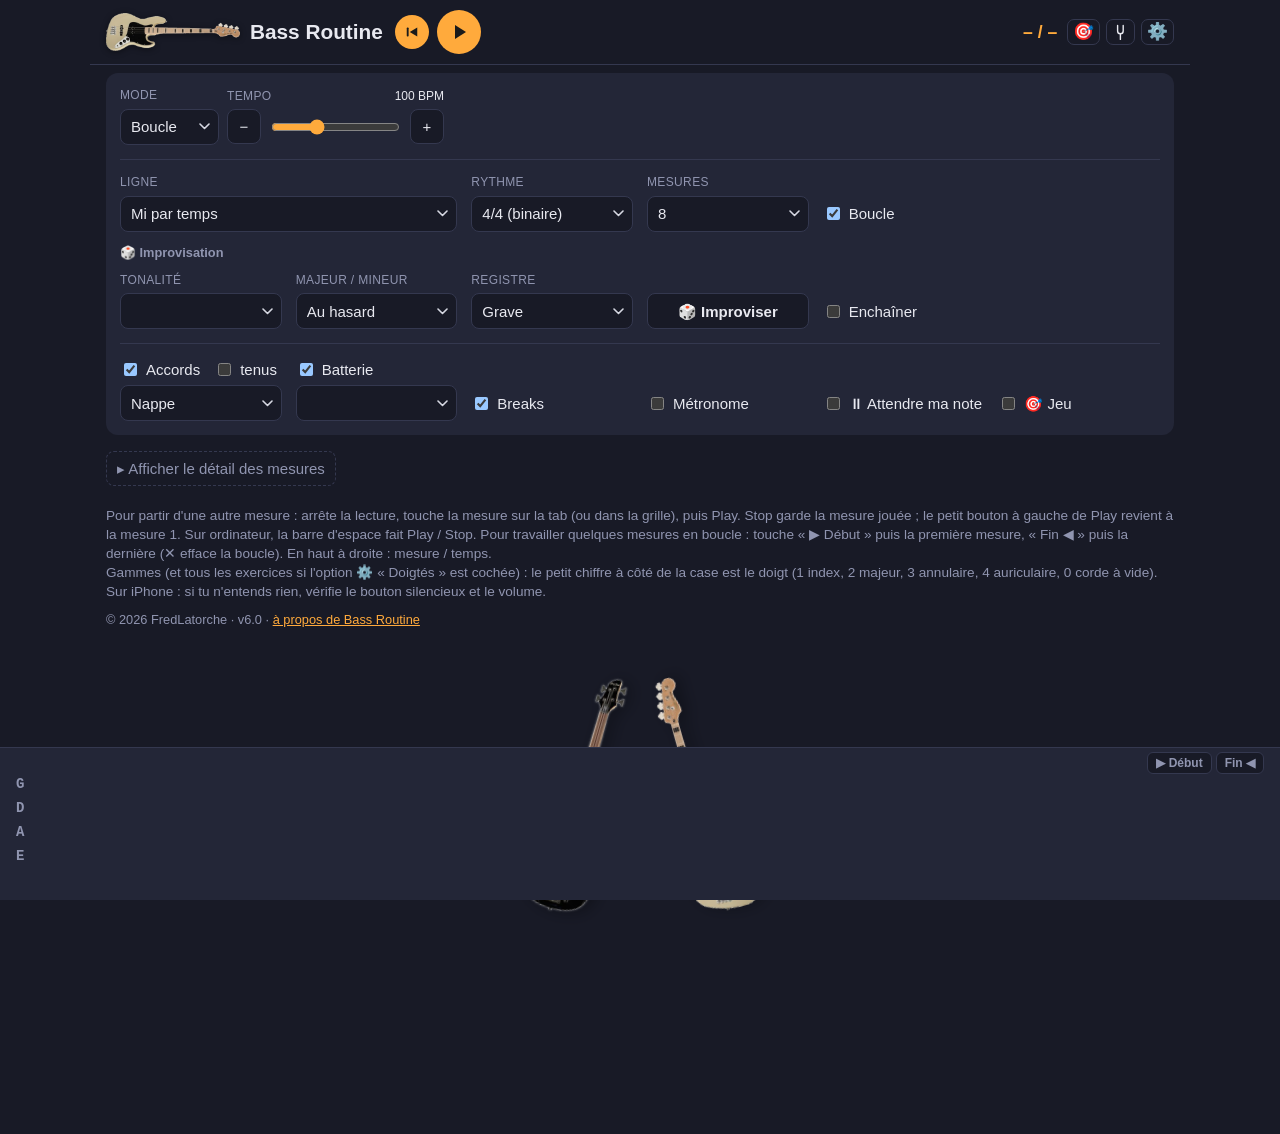
<file: index.html>
<!doctype html>
<html lang="fr">
<head>
  <meta charset="utf-8">
  <title>BassRoutine</title>
  <!-- GitHub Pages publie la racine du dépôt : on renvoie vers l'app dans web/. -->
  <meta http-equiv="refresh" content="0; url=web/">
  <link rel="canonical" href="web/">
</head>
<body>
  <p><a href="web/">Ouvrir BassRoutine</a></p>
</body>
</html>
</file>
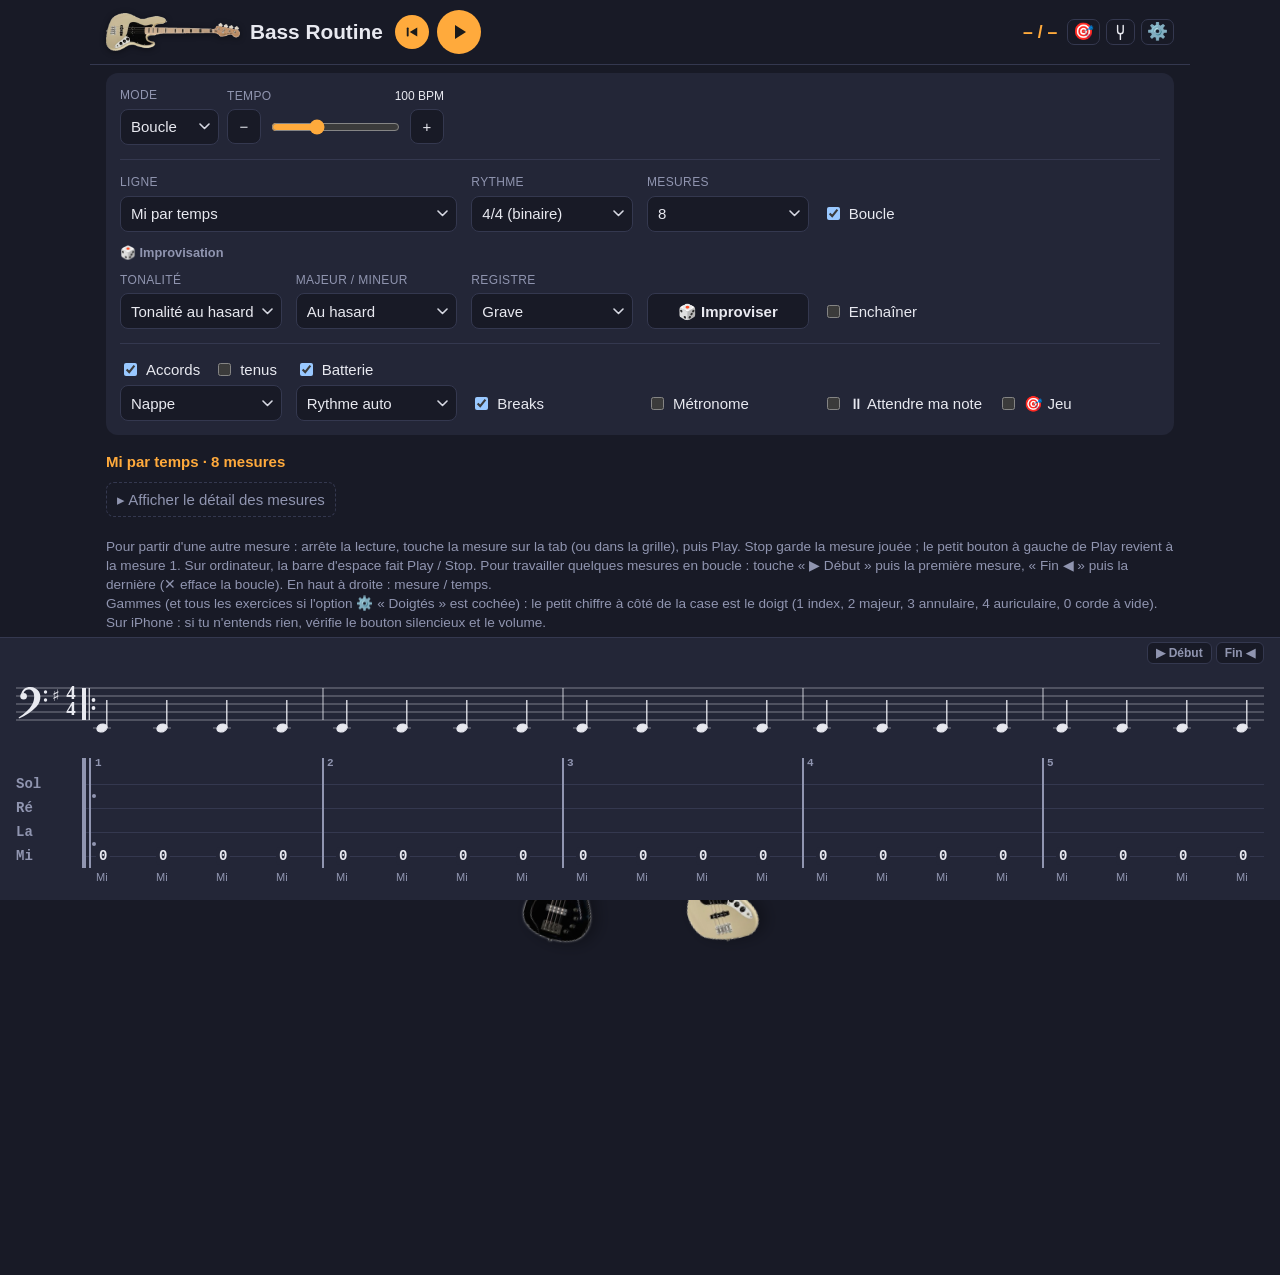
<file: web/index.html>
<!doctype html>
<!-- Bass Routine — © 2026 FredLatorche (https://github.com/fredlatorche/BassRoutine). Tous droits réservés. -->
<html lang="fr">
<head>
  <meta charset="utf-8">
  <meta name="viewport" content="width=device-width, initial-scale=1, viewport-fit=cover">
  <title>Bass Routine</title>
  <meta name="author" content="FredLatorche">
  <meta name="copyright" content="© 2026 FredLatorche — tous droits réservés">
  <meta name="theme-color" content="#181a26">
  <meta name="mobile-web-app-capable" content="yes">
  <meta name="apple-mobile-web-app-capable" content="yes">
  <meta name="apple-mobile-web-app-title" content="Bass Routine">
  <link rel="manifest" href="manifest.json">
  <link rel="icon" type="image/png" sizes="32x32" href="icons/favicon-32.png">
  <link rel="apple-touch-icon" href="icons/icon-180.png">
  <link rel="stylesheet" href="style.css">
  <script>
    // Thème choisi dans la roue crantée, appliqué avant l'affichage (pas de flash).
    try { const t = localStorage.getItem('bassroutine-theme'); if (t) document.documentElement.dataset.theme = t; } catch (e) {}
  </script>
</head>
<body>
  <!-- En-tête toujours visible (collé en haut) : Play reste à portée de main sur mobile. -->
  <header>
    <div class="header-left">
      <h1 class="brand"><img class="logo logo-on-dark" src="icons/bass-light.png" alt="" width="106" height="30"><img class="logo logo-on-light" src="icons/bass.png" alt="" width="106" height="30"><span class="brand-name">Bass Routine</span></h1>
      <div class="transport">
        <button id="rewind" class="round rewind" aria-label="Revenir au début" title="Revenir au début (mesure 1)"><svg viewBox="0 0 24 24" aria-hidden="true"><rect x="5" y="6" width="2.5" height="12" rx="1"/><path d="M19 6v12L9 12z"/></svg></button>
        <button id="play" class="round play" aria-label="Play" title="Play (barre d'espace)"><svg viewBox="0 0 24 24" aria-hidden="true"><path d="M8 5v14l11-7z"/></svg></button>
      </div>
    </div>
    <!-- Tempo dans l'en-tête : seulement sur téléphone en paysage (style.css), où il y a la place. -->
    <div class="head-tempo">
      <svg class="metronome" viewBox="0 0 24 24" aria-hidden="true"><path d="M10.2 3h3.6l4.4 17H5.8z"/><path d="M4.5 20.5h15"/><path d="M7.4 14.5h9.2"/><path d="M12 17.2 16.8 5.5"/><circle cx="14.6" cy="10.8" r="1.2"/></svg>
      <input id="tempoHead" type="range" min="30" max="240" value="100" aria-label="Tempo">
      <output id="tempoHeadVal">100</output>
    </div>
    <div class="header-right">
      <span id="gameLive" class="game-live" hidden title="Note de la partie en cours (sur 10)"></span>
      <div id="position" title="Mesure / temps">– / –</div>
      <button id="gameBtn" class="gear" aria-pressed="false" aria-label="Mode Jeu" title="Mode Jeu : tu joues la ligne, justesse et rythme notés sur 10">🎯</button>
      <button id="tunerBtn" class="gear" aria-label="Accordeur" aria-expanded="false" title="Accordeur"><svg class="fork" viewBox="0 0 24 24" aria-hidden="true"><path d="M8 2v8a4 4 0 0 0 8 0V2"/><path d="M12 14v8"/></svg></button>
      <button id="mixerBtn" class="gear" aria-label="Réglages" aria-expanded="false" title="Réglages">⚙️</button>
    </div>
  </header>

  <section id="tuner" class="mixer tuner" hidden aria-label="Accordeur"></section>

  <section id="mixer" class="mixer" hidden aria-label="Réglages">
    <nav class="settings-tabs" role="tablist" aria-label="Rubriques des réglages">
      <button role="tab" data-tab="display" aria-selected="true"><span aria-hidden="true">🎨</span>Écran</button>
      <button role="tab" data-tab="sound" aria-selected="false"><span aria-hidden="true">🔊</span>Son</button>
      <button role="tab" data-tab="midi" aria-selected="false"><span aria-hidden="true">🎹</span>MIDI</button>
      <button role="tab" data-tab="input" aria-selected="false"><span aria-hidden="true">🎤</span>Entrée</button>
      <button role="tab" data-tab="game" aria-selected="false"><span aria-hidden="true">🎯</span>Jeu</button>
      <button role="tab" data-tab="goals" aria-selected="false"><span aria-hidden="true">🏆</span>Trophées</button>
    </nav>
    <div class="settings-page" data-page="display" role="tabpanel">
      <div class="control mixer-option">
        <label for="theme">Couleurs</label>
        <select id="theme">
          <option value="">Nuit (bleu nuit)</option>
          <option value="noir">Noir</option>
          <option value="bois">Bois (brun chaud)</option>
          <option value="ocean">Océan (bleu-vert)</option>
          <option value="foret">Forêt (vert)</option>
          <option value="violet">Violet</option>
          <option value="clair">Clair</option>
        </select>
      </div>
      <div class="control mixer-option">
        <label for="notation">Noms des notes</label>
        <select id="notation">
          <option value="fr">Do, Ré, Mi… (français)</option>
          <option value="en">C, D, E… (américain)</option>
        </select>
      </div>
      <label class="toggle mixer-option"><input id="showStaff" type="checkbox"> Notes sur la portée (clé de fa) au-dessus de la tablature</label>
      <label class="toggle mixer-option"><input id="showFingers" type="checkbox"> Doigtés sur la tablature pour tous les exercices (1 index … 4 auriculaire, 0 corde à vide)</label>
      <label class="toggle mixer-option"><input id="everyAcc" type="checkbox"> Mode novice : altérations (♯ ♭ ♮) sur chaque note, en plus de l'armure</label>
    </div>
    <div class="settings-page" data-page="sound" role="tabpanel" hidden>
      <div class="settings-sub">Lecture</div>
      <div class="control mixer-option">
        <label for="countIn">Décompte avant le départ</label>
        <select id="countIn" title="Clics avant le départ, à chaque Play, au tempo choisi (en 6/8 et 12/8, un temps = une noire pointée)">
          <option value="0">Aucun</option>
          <option value="1">1 temps</option>
          <option value="2">2 temps</option>
          <option value="3">3 temps</option>
          <option value="4" selected>4 temps</option>
        </select>
      </div>
      <div class="mixer-head settings-sub">
        <span>Volumes</span>
        <button id="mixerReset">Réinitialiser</button>
      </div>
      <div id="mixerChannels"></div>
    </div>
    <div class="settings-page" data-page="midi" role="tabpanel" hidden>
      <div class="settings-sub">Instruments MIDI</div>
      <div id="midiPanel"></div>
    </div>
    <div class="settings-page" data-page="input" role="tabpanel" hidden>
      <div class="settings-sub">Entrée audio (⏸ Attendre ma note, 🎯 Jeu, accordeur)</div>
      <div id="inputPanel"></div>
    </div>
    <div class="settings-page" data-page="game" role="tabpanel" hidden>
      <div class="settings-sub">🎯 Jeu</div>
      <div id="gamePanel"></div>
    </div>
    <div class="settings-page" data-page="goals" role="tabpanel" hidden>
      <div class="settings-sub">🏆 Objectifs et trophées</div>
      <label class="toggle mixer-option"><input id="goalsOn" type="checkbox"> Compter mon temps de jeu : bilan à chaque arrêt de la musique, confettis quand l'objectif est atteint</label>
      <div class="control mixer-option">
        <label for="goalDaily">Objectif du jour</label>
        <select id="goalDaily"></select>
      </div>
      <div class="control mixer-option">
        <label for="goalWeekly">Objectif de la semaine</label>
        <select id="goalWeekly"></select>
      </div>
      <div id="goalStats"></div>
      <p class="midi-note">Seul le temps en lecture (Play) compte. Tout reste sur cet appareil : pas de compte, rien n'est envoyé.</p>
      <button id="goalReset">Remettre à zéro</button>
    </div>
  </section>

  <section class="controls">
    <!-- Lecture : boutons, mode, tempo -->
    <div class="transport">
      <div class="field">
        <label for="mode">Mode</label>
        <select id="mode">
          <option value="loop">Boucle</option>
          <option value="song">Morceau</option>
          <option value="scale">Gammes</option>
          <option value="finger">Déliateur</option>
        </select>
      </div>
      <div class="field tempo">
        <label for="tempo">Tempo <output id="tempoVal">100 BPM</output></label>
        <div class="tempo-row">
          <button class="small" data-bpm="-5" aria-label="Moins vite">−</button>
          <input id="tempo" type="range" min="30" max="240" value="100">
          <button class="small" data-bpm="5" aria-label="Plus vite">+</button>
        </div>
      </div>
    </div>

    <!-- Réglages du mode Boucle -->
    <div id="loopControls" class="fields">
      <div class="field wide">
        <label for="preset">Ligne</label>
        <select id="preset">
          <option value="mi">Mi par temps</option>
          <option value="quinte">Fondamentale-quinte</option>
          <option value="walking">Walking simple</option>
          <option value="walkingBlues">Walking blues (Mi)</option>
          <option value="walking251">Walking ii-V-I (Sol)</option>
          <option value="walkingHigh">Walking aigu – fretless (Ré m)</option>
          <optgroup label="Jazz">
            <option value="minorBlues">Blues mineur – grille de Mr. P.C. (swing)</option>
            <option value="blueBossa">Blue Bossa – grille (bossa, binaire)</option>
            <option value="cantaloupe">Cantaloupe Island – grille (binaire)</option>
            <option value="allBlues">All Blues – grille (6/8 ternaire)</option>
          </optgroup>
          <optgroup label="Blues">
            <option value="slowBlues">Blues lent en La (12/8 ternaire)</option>
            <option value="boogie">Boogie shuffle en Mi (ternaire)</option>
          </optgroup>
          <optgroup label="Pop, rock, folk">
            <option value="pachelbel">Canon de Pachelbel (binaire)</option>
            <option value="risingSun">La Maison du soleil levant (6/8)</option>
            <option value="greensleeves">Greensleeves (valse 3/4)</option>
            <option value="doowop">Doo-wop années 50 (12/8)</option>
            <option value="funk">Funk en Mi (binaire)</option>
            <option value="reggae">Reggae one drop en Sol</option>
          </optgroup>
          <option value="invented" hidden>🎲 Improvisation</option>
        </select>
      </div>
      <div class="field">
        <label for="meter">Rythme</label>
        <select id="meter">
          <option value="4/4">4/4 (binaire)</option>
          <option value="3/4">3/4 (valse)</option>
          <option value="6/8">6/8 (ternaire)</option>
          <option value="12/8">12/8 (ternaire)</option>
        </select>
      </div>
      <div class="field">
        <label for="bars">Mesures</label>
        <select id="bars">
          <option>4</option>
          <option selected>8</option>
          <option>12</option>
          <option>16</option>
          <option>24</option>
          <option>32</option>
        </select>
      </div>
      <div class="field check">
        <label class="toggle"><input id="loop" type="checkbox" checked> Boucle</label>
      </div>
      <div class="fields-title">🎲 Improvisation</div>
      <div class="field">
        <label for="randKey">Tonalité</label>
        <select id="randKey"></select>
      </div>
      <div class="field">
        <label for="randMode">Majeur / mineur</label>
        <select id="randMode">
          <option value="random">Au hasard</option>
          <option value="major">Majeur</option>
          <option value="minor">Mineur</option>
        </select>
      </div>
      <div class="field">
        <label for="randRegister">Registre</label>
        <select id="randRegister">
          <option value="low">Grave</option>
          <option value="high">Aigu (fretless)</option>
          <option value="neck">Tout le manche</option>
        </select>
      </div>
      <div class="field">
        <span class="label" aria-hidden="true">&nbsp;</span>
        <button id="invent">🎲 Improviser</button>
      </div>
      <div id="chainField" class="field check">
        <label class="toggle" title="À la fin de la boucle, une nouvelle improvisation de la même durée prend la suite"><input id="chain" type="checkbox"> Enchaîner</label>
      </div>
    </div>

    <!-- Réglages du mode Morceau -->
    <div id="songControls" class="fields" hidden>
      <div class="field wide">
        <label for="song">Morceau</label>
        <select id="song"></select>
      </div>
      <div id="chorusCtl" class="field">
        <label for="choruses">Chorus</label>
        <select id="choruses">
          <option>1</option>
          <option selected>2</option>
          <option>3</option>
          <option>4</option>
        </select>
      </div>
      <div class="field check">
        <label class="toggle" title="À la fin du morceau, la lecture repart au début"><input id="songLoop" type="checkbox"> Boucle</label>
      </div>
      <div id="styleCtl" class="field">
        <label for="style">Style</label>
        <select id="style"></select>
      </div>
      <div id="regenCtl" class="field">
        <span class="label" aria-hidden="true">&nbsp;</span>
        <button id="regen">↻ Nouvelle ligne</button>
      </div>
      <div class="field">
        <span class="label" aria-hidden="true">&nbsp;</span>
        <label class="file-btn">Importer un MIDI…<input id="midiFile" type="file" accept=".mid,.midi,audio/midi"></label>
      </div>
      <div class="field">
        <span class="label" aria-hidden="true">&nbsp;</span>
        <button id="recordBtn" title="Saisir une ligne de basse au clavier MIDI">🎹 Saisir au clavier</button>
      </div>
      <div id="midiCtl" class="field-set" hidden>
        <div class="field">
          <label for="track">Piste basse</label>
          <select id="track"></select>
        </div>
        <div class="field check">
          <label class="toggle"><input id="others" type="checkbox"> Autres pistes</label>
        </div>
        <div class="field">
          <span class="label" aria-hidden="true">&nbsp;</span>
          <button id="forgetMidi" title="Retirer ce fichier de la liste « Mes fichiers MIDI »">🗑 Retirer de la liste</button>
        </div>
      </div>
    </div>

    <!-- Réglages du mode Gammes -->
    <div id="scaleControls" class="fields" hidden>
      <div class="field wide">
        <label for="scaleType">Gamme</label>
        <select id="scaleType"></select>
      </div>
      <div class="field">
        <label for="scaleKey">Tonalité</label>
        <select id="scaleKey"></select>
      </div>
      <div class="field">
        <label for="scaleFinger">Doigté</label>
        <select id="scaleFinger"></select>
      </div>
      <div id="scaleZoneCtl" class="field">
        <label for="scaleZone">Zone</label>
        <select id="scaleZone"></select>
      </div>
      <div id="scaleBoxCtl" class="field" hidden>
        <label for="scaleBox">Box</label>
        <select id="scaleBox"></select>
      </div>
      <div id="scaleRangeCtl" class="field">
        <label for="scaleRange">Étendue</label>
        <select id="scaleRange">
          <option value="1">1 octave</option>
          <option value="2" selected>2 octaves</option>
          <option value="neck">Tout le manche (case 12)</option>
        </select>
      </div>
      <div class="field">
        <label for="scaleDir">Sens</label>
        <select id="scaleDir">
          <option value="up">Montante</option>
          <option value="down">Descendante</option>
          <option value="both" selected>Montée + descente</option>
        </select>
      </div>
      <div class="field">
        <label for="scaleRhythm">Rythme</label>
        <select id="scaleRhythm">
          <option value="1">Noires</option>
          <option value="2" selected>Croches</option>
          <option value="3">Triolets</option>
        </select>
      </div>
      <div class="field check">
        <label class="toggle"><input id="scaleLoop" type="checkbox" checked> Boucle</label>
      </div>
      <div id="scaleChainField" class="field check">
        <label class="toggle" title="À la fin de la boucle, la même gamme reprend une quarte plus haut (Do, Fa, Si♭, Mi♭…)"><input id="scaleChain" type="checkbox"> Enchaîner (quartes)</label>
      </div>
    </div>

    <!-- Réglages du mode Déliateur -->
    <div id="fingerControls" class="fields" hidden>
      <div class="field wide">
        <label for="fingerEx">Exercice</label>
        <div class="finger-pick">
          <select id="fingerEx"></select>
          <button id="fingerInfo" class="small" title="Comment placer les doigts" aria-label="Explications de l'exercice">ⓘ</button>
        </div>
      </div>
      <div id="fingerVariantCtl" class="field" hidden>
        <label for="fingerVariant">Doigts</label>
        <select id="fingerVariant"></select>
      </div>
      <div class="field">
        <label for="fingerFret">Case de départ</label>
        <select id="fingerFret"></select>
      </div>
      <div class="field">
        <label for="fingerStrings">Cordes</label>
        <select id="fingerStrings"></select>
      </div>
      <div id="fingerProgCtl" class="field">
        <label for="fingerProg" title="La main recule vers la tête du manche, jusqu'à la case 1">Progression</label>
        <select id="fingerProg"></select>
      </div>
      <div id="fingerDirCtl" class="field">
        <label for="fingerDir">Sens</label>
        <select id="fingerDir">
          <option value="down">Sol → Mi</option>
          <option value="both" selected>Aller-retour</option>
        </select>
      </div>
      <div class="field">
        <label for="fingerRhythm">Rythme</label>
        <select id="fingerRhythm">
          <option value="1">Noires</option>
          <option value="2" selected>Croches</option>
          <option value="3">Triolets</option>
          <option value="4">Doubles croches</option>
        </select>
      </div>
      <div class="field check">
        <label class="toggle"><input id="fingerLoop" type="checkbox" checked> Boucle</label>
      </div>
      <div id="fingerChainField" class="field check">
        <label class="toggle" title="À la fin de l'exercice, le suivant de la liste prend la suite, sans arrêter la lecture"><input id="fingerChain" type="checkbox"> Enchaîner les exercices</label>
      </div>
    </div>

    <!-- Accompagnement (tous les modes) -->
    <div class="fields">
      <div class="field">
        <div class="toggle-line">
          <label class="toggle"><input id="synth" type="checkbox" checked> Accords</label>
          <label class="toggle" title="Accords tenus d'un bout à l'autre, sans rythme (piano, vibraphone, guitare)"><input id="padHeld" type="checkbox"> tenus</label>
        </div>
        <select id="padSound" aria-label="Son des accords">
          <option value="epiano">Piano électrique</option>
          <option value="pad" selected>Nappe</option>
          <option value="vibes">Vibraphone</option>
          <option value="strings">Cordes (violons)</option>
          <option value="brass">Cuivres</option>
          <option value="flute">Flûtes</option>
          <option value="organ">Orgue</option>
          <option value="guitar">Guitare jazz</option>
        </select>
      </div>
      <div class="field">
        <label class="toggle"><input id="drums" type="checkbox" checked> Batterie</label>
        <select id="drumStyle" aria-label="Rythme de batterie"></select>
      </div>
      <div class="field check">
        <label class="toggle"><input id="fills" type="checkbox" checked> Breaks</label>
      </div>
      <div class="field check">
        <label class="toggle"><input id="metro" type="checkbox"> Métronome</label>
      </div>
      <div class="field check">
        <label class="toggle" title="Le curseur attend que tu joues la bonne note (basse branchée dans l'interface audio, ou micro), sans accompagnement"><input id="waitMode" type="checkbox"> ⏸ Attendre ma note</label>
      </div>
      <div class="field check">
        <label class="toggle" title="Tu joues la ligne avec l'accompagnement : justesse et rythme notés, note sur 10 à la fin (réglages dans ⚙️)"><input id="gameMode" type="checkbox"> 🎯 Jeu</label>
      </div>
    </div>
  </section>

  <section id="recorder" class="recorder" hidden aria-label="Saisie au clavier MIDI"></section>

  <p id="loopInfo" hidden></p>
  <button id="detailToggle" class="detail-toggle" aria-expanded="false" aria-controls="detail">▸ Afficher le détail des mesures</button>

  <main id="detail" hidden>
    <div id="grid"></div>
    <div id="scaleView" hidden>
      <div id="scaleList"></div>
    </div>
    <div id="songView" hidden>
      <p id="songInfo"></p>
      <div id="chart"></div>
    </div>
  </main>

  <p class="hint">Pour partir d'une autre mesure : arrête la lecture, touche la mesure sur la tab (ou dans la grille), puis Play. Stop garde la mesure jouée ; le petit bouton à gauche de Play revient à la mesure 1. Sur ordinateur, la barre d'espace fait Play / Stop.
    Pour travailler quelques mesures en boucle : touche « ▶ Début » puis la première mesure, « Fin ◀ » puis la dernière (✕ efface la boucle). En haut à droite : mesure / temps.<br>
    Gammes (et tous les exercices si l'option ⚙️ « Doigtés » est cochée) : le petit chiffre à côté de la case est le doigt (1 index, 2 majeur, 3 annulaire, 4 auriculaire, 0 corde à vide).<br>
    Sur iPhone : si tu n'entends rien, vérifie le bouton silencieux et le volume.</p>
  <p class="copyright">© 2026 FredLatorche · v6.0 · <a href="https://github.com/fredlatorche/BassRoutine#readme" target="_blank" rel="noopener">à propos de Bass Routine</a></p>
  <!-- Mes deux basses, inclinées, les manches côte à côte. -->
  <div class="bass-duo" aria-hidden="true">
    <img class="bass-noire" src="icons/bass.png" alt="" width="423" height="120">
    <img class="bass-creme" src="icons/bass-light.png" alt="" width="423" height="120">
  </div>

  <div id="message" class="message" role="status" hidden></div>

  <footer id="tabPanel">
    <div id="waitStatus" class="wait-status" hidden aria-live="polite"></div>
    <!-- Téléphone en paysage : ce qui est joué (accord en cours, exercice), les réglages étant masqués. -->
    <div class="now-playing"><b id="npChord" hidden></b><span id="npInfo"></span></div>
    <!-- Début / Fin, puis toucher une mesure : place le début ou la fin de la boucle. -->
    <div class="tab-tools" role="group" aria-label="Boucle sur quelques mesures">
      <button data-touch="start" aria-pressed="false" title="Puis toucher une mesure : début de la boucle">▶ Début</button>
      <button data-touch="end" aria-pressed="false" title="Puis toucher une mesure : fin de la boucle">Fin ◀</button>
      <button id="clearRange" hidden title="Effacer la boucle">✕</button>
    </div>
    <div class="tab-labels">
      <span>G</span><span>D</span><span>A</span><span>E</span>
    </div>
    <div id="tab" class="tab-scroll"></div>
  </footer>

  <script src="vendor/Tone.js"></script>
  <script src="vendor/Midi.js"></script>
  <script type="module" src="app.js"></script>
</body>
</html>
</file>
<file: web/style.css>
/* Bass Routine — © 2026 FredLatorche (https://github.com/fredlatorche/BassRoutine). Tous droits réservés. */

:root {
  --bg: #181a26;
  --card: #232637;
  --line: #34384f;
  --text: #e8e9f0;
  --muted: #9095b0;
  --accent: #ffaa3c;
  --on-accent: #1a1a1a;     /* texte posé sur l'accent */
  --accent-deep: #b86a00;   /* accent foncé (contours sur la portée) */
  --strong-line: #5a6082;
  /* Chevron des menus déroulants (clair sur les thèmes sombres). */
  --chevron: url("data:image/svg+xml,%3Csvg xmlns='http://www.w3.org/2000/svg' viewBox='0 0 11 7'%3E%3Cpath d='M1 1l4.5 4.5L10 1' fill='none' stroke='%23d6d8e2' stroke-width='1.6' stroke-linecap='round' stroke-linejoin='round'/%3E%3C/svg%3E");
  color-scheme: dark;
}

/* ---------- Thèmes de couleurs (choix dans la roue crantée) ---------- */

:root[data-theme="noir"] {
  --bg: #000; --card: #111214; --line: #26282e; --text: #ececec; --muted: #8a8d96;
  --accent: #ffaa3c; --on-accent: #1a1a1a; --accent-deep: #b86a00; --strong-line: #4a4d57;
}
:root[data-theme="bois"] {
  --bg: #1e1712; --card: #2a211a; --line: #3d3127; --text: #f1e6d8; --muted: #b3a08a;
  --accent: #e8a24a; --on-accent: #241604; --accent-deep: #9c5f14; --strong-line: #6b5440;
}
:root[data-theme="ocean"] {
  --bg: #0f1d24; --card: #16303a; --line: #24444f; --text: #e3f1f4; --muted: #8fb2bb;
  --accent: #3cc6c9; --on-accent: #062a2b; --accent-deep: #137b7d; --strong-line: #3b6874;
}
:root[data-theme="foret"] {
  --bg: #131c16; --card: #1c2a20; --line: #2b3d30; --text: #e4efe6; --muted: #94ad99;
  --accent: #8fd16a; --on-accent: #13240b; --accent-deep: #4a8a2a; --strong-line: #4b6650;
}
:root[data-theme="violet"] {
  --bg: #1b1526; --card: #271d38; --line: #3a2d52; --text: #ece6f6; --muted: #a497bd;
  --accent: #c58cff; --on-accent: #26103d; --accent-deep: #7b45b8; --strong-line: #5d4a80;
}
:root[data-theme="clair"] {
  --bg: #eef0f4; --card: #fff; --line: #d3d7e0; --text: #1e2130; --muted: #646a80;
  --accent: #e07a00; --on-accent: #fff; --accent-deep: #a35800; --strong-line: #9aa1b5;
  --chevron: url("data:image/svg+xml,%3Csvg xmlns='http://www.w3.org/2000/svg' viewBox='0 0 11 7'%3E%3Cpath d='M1 1l4.5 4.5L10 1' fill='none' stroke='%231e2130' stroke-width='1.6' stroke-linecap='round' stroke-linejoin='round'/%3E%3C/svg%3E");
  color-scheme: light;
}

* { box-sizing: border-box; }

body {
  margin: 0;
  padding: env(safe-area-inset-top, 0px) 16px calc(env(safe-area-inset-bottom, 0px) + 24px);
  background: var(--bg);
  color: var(--text);
  font: 15px/1.4 -apple-system, BlinkMacSystemFont, "Segoe UI", Roboto, sans-serif;
  max-width: 1100px;
  margin-inline: auto;
}

/* En-tête collé en haut de l'écran : titre + Play à gauche, mesure / temps + réglages à droite. */
header {
  position: sticky;
  top: env(safe-area-inset-top, 0px);
  z-index: 20;
  display: flex;
  align-items: center;
  justify-content: space-between;
  gap: 8px;
  margin-inline: -16px;
  padding: 10px 16px;
  margin-bottom: 8px;
  background: var(--bg);
  border-bottom: 1px solid var(--line);
}
.header-left { display: flex; align-items: center; gap: 12px; min-width: 0; }

h1 { margin: 0; font-size: 1.3rem; white-space: nowrap; }

/* Logo : basse détourée à l'horizontale ; crème sur les thèmes foncés, noire sur le thème clair. */
.brand { display: flex; align-items: center; gap: 10px; }
.logo {
  height: 38px;
  width: auto;
  filter: drop-shadow(0 1px 3px rgba(0, 0, 0, 0.45));
}
.logo-on-light { display: none; }
:root[data-theme="clair"] .logo-on-dark { display: none; }
:root[data-theme="clair"] .logo-on-light { display: block; }
@media (max-width: 520px) {
  .logo { height: 30px; }
  .brand-name {   /* sur mobile en portrait, la basse tient lieu de titre */
    position: absolute;
    width: 1px;
    height: 1px;
    overflow: hidden;
    clip: rect(0 0 0 0);
  }
}

#position {
  min-width: 3.5em;
  text-align: right;
  font-size: 1.1rem;
  font-variant-numeric: tabular-nums;
  color: var(--accent);
  font-weight: 700;
  white-space: nowrap;
}

.controls {
  display: flex;
  flex-direction: column;
  gap: 14px;
  padding: 14px;
  background: var(--card);
  border-radius: 12px;
  margin-bottom: 16px;
}

.control { display: flex; align-items: center; gap: 8px; }
.control label { color: var(--muted); }
/* ---------- Panneau de réglages : lecture, puis réglages du mode, puis accompagnement ---------- */

.transport {
  display: grid;
  grid-template-columns: minmax(130px, 170px) minmax(0, 1fr);
  gap: 12px 16px;
  align-items: end;
}
.tempo-row { display: flex; align-items: center; gap: 8px; min-width: 0; }
.tempo-row input { flex: 1; min-width: 0; accent-color: var(--accent); }
.tempo output { font-variant-numeric: tabular-nums; color: var(--text); text-transform: none; letter-spacing: 0; }

/* Un réglage = un petit libellé au-dessus de son menu, tous de la même largeur. */
.field { display: flex; flex-direction: column; gap: 5px; min-width: 0; }
.field > label:not(.toggle):not(.file-btn), .field > .label {
  display: flex;
  justify-content: space-between;
  font-size: 0.75rem;
  letter-spacing: 0.03em;
  text-transform: uppercase;
  color: var(--muted);
}
.field select, .field > button, .field .file-btn { width: 100%; min-height: 36px; }
.field.check { justify-content: flex-end; }
.field .toggle { min-height: 22px; }
.toggle-line { display: flex; gap: 14px; }
.field.check .toggle { min-height: 36px; }

.fields {
  display: grid;
  grid-template-columns: repeat(auto-fill, minmax(150px, 1fr));
  gap: 10px 14px;
  align-items: end;
  padding-top: 14px;
  border-top: 1px solid var(--line);
}
.field.wide { grid-column: span 2; }
.field-set { display: contents; }
.fields-title { grid-column: 1 / -1; margin-top: 2px; font-size: 0.8rem; font-weight: 600; color: var(--muted); }

@media (max-width: 560px) {
  .transport { grid-template-columns: minmax(0, 1fr); }
}


button, select {
  font: inherit;
  color: var(--text);
  background: var(--bg);
  border: 1px solid var(--line);
  border-radius: 8px;
  padding: 6px 10px;
}

/* Menus : chevron dessiné (couleur du thème), un peu plus éloigné du bord droit que le natif. */
select {
  -webkit-appearance: none;
  appearance: none;
  padding-right: 26px;
  background-image: var(--chevron);
  background-position: right 8px center;
  background-size: 11px 7px;
  background-repeat: no-repeat;
}

button { cursor: pointer; }
button.small { width: 34px; padding: 6px 0; }

/* Lecture : deux boutons ronds, retour au début (plus petit) puis Play / Stop. */
.transport { display: flex; align-items: center; gap: 8px; flex-shrink: 0; }
button.round {
  display: grid;
  place-items: center;
  padding: 0;
  border-radius: 50%;
  border: none;
  background: var(--accent);
  color: var(--on-accent);
}
button.round svg { fill: currentColor; }
button.play { width: 44px; height: 44px; }
button.play svg { width: 24px; height: 24px; }
button.rewind { width: 34px; height: 34px; }
button.rewind svg { width: 18px; height: 18px; }

@media (max-width: 380px) {
  h1 { font-size: 1.1rem; }
}
/* Téléphone étroit en portrait : en-tête resserré pour que Play, le 🎯, l'accordeur et ⚙️ tiennent. */
@media (max-width: 430px) and (orientation: portrait) {
  header { gap: 6px; }
  .header-left { gap: 8px; }
  .logo { height: 20px; }
  .header-right { gap: 4px; }
  #position { min-width: 0; font-size: 1rem; }
  body.gaming #position { display: none; }   /* partie en cours : la note prend la place du compteur */
}

/* Tempo dans l'en-tête : téléphone en paysage seulement (peu de hauteur, de la place en largeur). */
.head-tempo { display: none; }
@media (orientation: landscape) and (max-height: 500px) {
  .head-tempo { display: flex; align-items: center; gap: 8px; flex: 1; max-width: 320px; min-width: 0; margin-left: 10px; }
  .head-tempo .metronome { width: 22px; height: 22px; flex-shrink: 0; fill: none; stroke: var(--text); stroke-width: 1.2; stroke-linejoin: round; stroke-linecap: round; }
  .head-tempo input { flex: 1; min-width: 0; accent-color: var(--accent); }
  .head-tempo output { min-width: 2.2em; font-size: 0.9rem; font-variant-numeric: tabular-nums; color: var(--accent); font-weight: 700; }
  /* Rien que l'en-tête et la tab (avec la portée) : les réglages restent en portrait. */
  body > :not(header, #tuner, #mixer, #message, #tabPanel, .game-result, .finger-tip, .confetti-canvas) { display: none !important; }
  /* La tab occupe tout l'écran sous l'en-tête (plus de bande vide entre les deux). */
  body { display: flex; flex-direction: column; height: 100dvh; padding-bottom: 0; box-sizing: border-box; overflow: hidden; }
  header { margin-bottom: 0; }
  body > #tabPanel { position: relative; flex: 1; align-items: flex-start; margin-inline: -16px; }
  /* Réglages et accordeur passent au-dessus de la tab, sur toute la hauteur disponible. */
  #mixer, #tuner { max-height: calc(100dvh - 80px); }
}

#grid {
  display: grid;
  grid-template-columns: repeat(auto-fill, minmax(250px, 1fr));
  gap: 12px;
}

.bar {
  background: var(--card);
  border: 1px solid var(--line);
  border-radius: 12px;
  padding: 10px;
}

.bar-head {
  display: flex;
  justify-content: space-between;
  align-items: center;
  margin-bottom: 8px;
  color: var(--muted);
}

.steps {
  display: grid;
  grid-template-columns: repeat(4, 1fr);
  gap: 6px;
}

.steps select {
  width: 100%;
  padding: 8px 2px;
  text-align: center;
  /* Cases étroites de la grille : flèche native, sans place réservée. */
  -webkit-appearance: menulist;
  appearance: auto;
  background-image: none;
}

.steps select:first-child { border-color: var(--strong-line); }
.steps select.rest { color: var(--muted); }
.steps select.playing { border-color: var(--accent); box-shadow: 0 0 0 2px var(--accent); }

[hidden] { display: none !important; }

.toggle { display: flex; align-items: center; gap: 6px; cursor: pointer; }

.file-btn {
  position: relative;
  overflow: hidden;
  display: flex;
  align-items: center;
  justify-content: center;
  cursor: pointer;
  border: 1px dashed var(--muted);
  border-radius: 8px;
  padding: 6px 10px;
}
.file-btn input { position: absolute; inset: 0; opacity: 0; cursor: pointer; }

/* ---------- Grille d'accords du morceau ---------- */

#songInfo { color: var(--muted); margin: 0 0 10px; }

#chart {
  display: grid;
  grid-template-columns: repeat(4, 1fr);
  gap: 6px;
}

.chart-bar {
  position: relative;
  min-height: 58px;
  padding: 20px 8px 10px;
  background: var(--card);
  border: 1px solid var(--line);
  border-radius: 8px;
  font-weight: 600;
  font-size: 1.05rem;
}
.chart-bar .sec { position: absolute; top: 3px; left: 7px; font-size: 0.75rem; color: var(--accent); }
.chart-bar .num { position: absolute; top: 4px; right: 7px; font-size: 0.7rem; color: var(--muted); font-weight: 400; }
.chart-bar.playing { border-color: var(--accent); box-shadow: 0 0 0 2px var(--accent); }

.hint { color: var(--muted); font-size: 0.85rem; margin-top: 20px; margin-bottom: 0; }
.copyright { color: var(--muted); font-size: 0.8rem; margin: 10px 0 0; }
.copyright a { color: var(--accent); }

/* Les deux basses : têtes en haut au centre, corps écartés vers le bas (pivot sur la tête). */
.bass-duo { position: relative; height: 265px; max-width: 420px; margin: 16px auto 200px; pointer-events: none; }
.bass-duo img { position: absolute; top: 0; width: 240px; height: auto; transform-origin: right center; filter: drop-shadow(0 6px 8px rgba(0, 0, 0, 0.35)); }
.bass-duo .bass-noire { right: calc(50% + 24px); transform: rotate(-74deg); }
.bass-duo .bass-creme { right: calc(50% - 24px); transform: rotate(-106deg); }
:root:not([data-theme="clair"]) .bass-duo .bass-noire { filter: drop-shadow(0 0 1px rgba(255, 255, 255, 0.45)) drop-shadow(0 6px 8px rgba(0, 0, 0, 0.35)); }

/* ---------- Tablature (fixée en bas) ---------- */

#tabPanel {
  position: fixed;
  left: 0;
  right: 0;
  bottom: 0;
  display: flex;
  padding: 6px 16px calc(env(safe-area-inset-bottom, 0px) + 6px);
  background: var(--card);
  border-top: 1px solid var(--line);
  font: 600 14px/1 ui-monospace, Menlo, monospace;
  user-select: none;            /* un clic place le repère, sans sélectionner de texte */
  -webkit-user-select: none;
}

/* Cordes à 30, 54, 78 et 102 px du haut (décalées sous la portée si elle est affichée). */
.tab-labels { position: relative; width: 20px; height: calc(140px + var(--off, 0px)); color: var(--muted); flex-shrink: 0; }
.tab-labels.with-staff { width: 36px; }
.tab-labels.fr { width: 30px; }   /* « Sol », « Ré »… plus larges que G, D */
.tab-labels span { position: absolute; left: 0; transform: translateY(-50%); }
.tab-labels span:nth-of-type(1) { top: calc(30px + var(--off, 0px)); }
.tab-labels span:nth-of-type(2) { top: calc(54px + var(--off, 0px)); }
.tab-labels span:nth-of-type(3) { top: calc(78px + var(--off, 0px)); }
.tab-labels span:nth-of-type(4) { top: calc(102px + var(--off, 0px)); }
.tab-labels .staff-clef { position: absolute; top: 0; left: 0; }

.tab-scroll { position: relative; flex: 1; overflow-x: auto; scrollbar-width: thin; cursor: pointer; }
.tab-track { position: relative; padding-right: 70vw; box-sizing: content-box; }

.tab-line { position: absolute; left: 0; right: 0; height: 1px; background: var(--line); }

.tab-bar {
  position: absolute;
  bottom: 26px;
  border-left: 2px solid var(--muted);
  padding-left: 3px;
  color: var(--muted);
  font-size: 11px;
}

.tab-note {
  position: absolute;
  transform: translateY(-50%);
  padding: 0 3px;
  border-radius: 4px;
  background: var(--card);
  line-height: 18px;
}
.tab-note.playing { background: var(--accent); color: var(--on-accent); }
/* Mode Jeu : note parfaite (le chiffre gonfle, une étincelle s'envole). */
.tab-note.g-pop { animation: g-pop 0.45s ease-out; }
.g-burst { position: absolute; z-index: 6; width: 0; height: 0; pointer-events: none; }
.g-burst i {
  position: absolute; left: -7px; top: -10px; font-style: normal; font-size: 17px; line-height: 20px;
  color: #ffd75e; text-shadow: 0 0 6px rgba(255, 215, 94, 0.9), 0 0 2px #fff;
  opacity: 0; animation: g-star 1.1s ease-out forwards;
}
@keyframes g-pop { 40% { transform: translateY(-50%) scale(1.45); box-shadow: 0 0 0 3px rgba(63, 185, 80, 0.45); } }
@keyframes g-star {
  0% { transform: translate(0, 0) scale(0.4) rotate(0); opacity: 1; }
  60% { opacity: 1; }
  100% { transform: translate(var(--dx), var(--dy)) scale(1.2) rotate(140deg); opacity: 0; }
}
@media (prefers-reduced-motion: reduce) { .tab-note.g-pop { animation: none; } .g-burst { display: none; } }

.tab-name {
  position: absolute;
  color: var(--muted);
  font: 500 11px/1 -apple-system, BlinkMacSystemFont, "Segoe UI", Roboto, sans-serif;
}
.tab-name.playing { color: var(--accent); }

.tab-playhead {
  position: absolute;
  top: 0;
  bottom: 0;
  width: 2px;
  background: var(--accent);
  opacity: 0.6;
}

/* Point de départ choisi sur la tab. */
.tab-cue {
  position: absolute;
  top: 0;
  bottom: 0;
  border-left: 2px dashed var(--accent);
}
.tab-cue::before {
  content: '▶';
  position: absolute;
  top: 2px;
  left: 2px;
  color: var(--accent);
  font-size: 10px;
}

.chart-bar { cursor: pointer; }

/* ---------- Gammes ---------- */

#scaleList { display: flex; flex-direction: column; gap: 8px; }

.scale-row {
  padding: 10px 12px;
  background: var(--card);
  border: 1px solid var(--line);
  border-radius: 10px;
  cursor: pointer;
}
.scale-row.playing { border-color: var(--accent); box-shadow: 0 0 0 2px var(--accent); }
.scale-title { font-weight: 600; margin-bottom: 6px; }
.scale-notes { display: flex; flex-wrap: wrap; gap: 4px; }
.scale-notes span {
  padding: 2px 6px;
  border-radius: 6px;
  background: var(--bg);
  color: var(--muted);
  font-size: 0.85rem;
}

/* Numéro de doigt (gammes) : 1 index … 4 auriculaire, 0 corde à vide. */
.tab-note sup {
  margin-left: 1px;
  font-size: 9px;
  font-weight: 500;
  color: var(--accent);
  vertical-align: 5px;
}
.tab-note.playing sup { color: var(--on-accent); }

/* ---------- Mode aléatoire (Boucle) ---------- */

#invent { font-weight: 600; }
#loopInfo { color: var(--accent); margin: 0 0 10px; font-weight: 600; }

/* ---------- Table de mixage (roue crantée) ---------- */

.header-right { display: flex; align-items: center; gap: 6px; flex-shrink: 0; }
/* Boutons 🎯, accordeur et ⚙️ : compacts, juste autour du pictogramme. */
button.gear { font-size: 1.05rem; line-height: 1; padding: 4px 5px; border-radius: 7px; }
#position { margin-right: 4px; }
#gameBtn[aria-pressed="true"] { background: var(--accent); border-color: var(--accent); }
/* Pictogramme de l'accordeur : un diapason, à la taille de la roue crantée. */
button.gear .fork { width: 1.05rem; height: 1.05rem; display: block; fill: none; stroke: currentColor; stroke-width: 2; stroke-linecap: round; }

/* ---------- Accordeur ---------- */
.tuner { width: min(420px, calc(100vw - 32px)); text-align: center; }
.tuner-modes { display: flex; gap: 4px; }
.tuner-modes button, .tuner-strings button { font-size: 0.85rem; padding: 4px 10px; color: var(--muted); }
.tuner-modes button.on, .tuner-strings button.on { background: var(--accent); color: var(--on-accent); border-color: var(--accent); }
.tuner-dial { width: 100%; max-width: 340px; display: block; margin: 4px auto 0; overflow: visible; }
.dial-track { fill: none; stroke: var(--line); stroke-width: 10; stroke-linecap: round; }
.dial-zone { fill: none; stroke: #3fb950; stroke-width: 10; }
.dial-tick { stroke: var(--muted); stroke-width: 1.5; }
.dial-tick.major { stroke-width: 2.5; }
.dial-label { fill: var(--muted); font: 11px -apple-system, BlinkMacSystemFont, "Segoe UI", Roboto, sans-serif; text-anchor: middle; }
.dial-needle { transform-origin: 150px 150px; transition: transform 0.12s ease-out; }
.dial-needle line { stroke: var(--text); stroke-width: 3; stroke-linecap: round; }
.dial-needle circle { fill: var(--text); }
.tuner.in-tune .dial-needle line { stroke: #3fb950; }
.tuner.in-tune .dial-needle circle { fill: #3fb950; }
.tuner.idle .dial-needle { opacity: 0.35; }
.tuner-note { font-size: 2.6rem; font-weight: 700; line-height: 1.1; margin-top: 4px; }
.tuner.idle .tuner-note, .tuner.idle .tuner-detail { color: var(--muted); }
.tuner-detail { color: var(--muted); font-variant-numeric: tabular-nums; min-height: 1.3em; }
.tuner-status { font-weight: 600; margin: 6px 0 12px; min-height: 1.3em; }
.tuner.in-tune .tuner-status { color: #3fb950; }
.tuner-strings { display: flex; justify-content: center; gap: 8px; margin-bottom: 12px; }
.tuner-strings button { min-width: 3.6em; padding: 8px 10px; font-size: 1rem; border-radius: 999px; }
.tuner-ref { display: flex; justify-content: center; align-items: center; gap: 10px; color: var(--muted); font-size: 0.85rem; }

/* Fenêtre des réglages, ancrée sous l'en-tête (top réglé à l'ouverture), au-dessus de la page. */
.mixer {
  position: fixed;
  right: max(16px, calc((100vw - 1100px) / 2 + 16px));
  z-index: 40;
  width: min(560px, calc(100vw - 32px));
  max-height: calc(100dvh - 240px);
  overflow-y: auto;
  padding: 14px;
  background: var(--card);
  border: 1px solid var(--line);
  border-radius: 12px;
  box-shadow: 0 10px 30px rgba(0, 0, 0, 0.45);
}
.mixer-head { display: flex; justify-content: space-between; align-items: center; margin-bottom: 10px; }
#mixerChannels {
  display: grid;
  grid-template-columns: repeat(auto-fill, minmax(260px, 1fr));
  gap: 8px 24px;
}
.mix-row { display: grid; grid-template-columns: 9em 1fr 3.5em; align-items: center; gap: 10px; }
.mix-row span { color: var(--muted); }
.mix-row input { width: 100%; accent-color: var(--accent); }
.mix-row output { text-align: right; font-variant-numeric: tabular-nums; }

/* Instruments MIDI : une ligne par piste (sortie + canal), puis le décalage. */
.midi-head { margin-top: 18px; }
.midi-note { color: var(--muted); font-size: 0.85rem; margin: 0 0 10px; }
.midi-row { display: grid; grid-template-columns: 9em 1fr 7.5em; align-items: center; gap: 10px; margin-bottom: 8px; }
.midi-row span { color: var(--muted); }
.midi-row select, .midi-row input { width: 100%; min-width: 0; }
/* Menu sans indication à droite : il prend aussi la 3e colonne (sinon le texte est coupé). */
.midi-row > span:empty:last-child { display: none; }
.midi-row:has(> span:empty:last-child) > select { grid-column: 2 / -1; }
.midi-row input {
  font: inherit;
  color: var(--text);
  background: var(--bg);
  border: 1px solid var(--line);
  border-radius: 8px;
  padding: 6px 10px;
}

/* ---------- Portée en clé de fa (même fond que la tablature, couleurs du thème) ---------- */

.staff { position: absolute; top: 0; left: 0; }
.staff-bg { fill: var(--card); }
.staff-line { stroke: var(--text); stroke-width: 1; opacity: 0.45; }
.staff-bar { stroke: var(--text); stroke-width: 1.2; opacity: 0.7; }
.staff-bar.strong { opacity: 1; }
.staff-bar.double { stroke: var(--accent); stroke-width: 2; opacity: 1; }
.staff-ink { fill: var(--text); }
.staff-head { fill: var(--text); stroke: var(--text); stroke-width: 1.2; }
.staff-head.hollow { fill: var(--card); stroke-width: 1.6; }
.staff-stem { fill: none; stroke: var(--text); stroke-width: 1.3; }
.staff-tuplet { font: italic 600 11px/1 Georgia, 'Times New Roman', serif; fill: var(--text); text-anchor: middle; }
.staff-time { font: 700 19px/1 Georgia, 'Times New Roman', serif; fill: var(--text); text-anchor: middle; }
.staff-acc { font: 16px/1 -apple-system, BlinkMacSystemFont, "Segoe UI", Roboto, sans-serif; fill: var(--text); }
.staff-note.playing .staff-head { fill: var(--accent); stroke: var(--accent); }
.staff-note.playing .staff-head.hollow { fill: var(--card); stroke: var(--accent); stroke-width: 2.4; }
.staff-note.playing .staff-stem { stroke: var(--accent); }
.staff-note.playing .staff-acc { fill: var(--accent); }

.mixer-option { margin-bottom: 14px; }
body.with-staff .bass-duo { margin-bottom: 310px; }

/* Double trait : fin d'un passage de la boucle et début du suivant. */
.tab-bar.double { border-left: 6px double var(--accent); }
.tab-bar.repeat { border-left-color: transparent; padding-left: 11px; }
/* Signes de reprise de la boucle : trait fin, trait épais, trait fin (ou épais + fin au début), points. */
.tab-repeat {
  position: absolute; bottom: 26px; width: 12px;
  background: linear-gradient(to right, var(--muted) 0 1.5px, transparent 1.5px 4px, var(--muted) 4px 8px, transparent 8px 10.5px, var(--muted) 10.5px 12px);
}
.tab-repeat.start { width: 8.5px; background: linear-gradient(to right, var(--muted) 0 4px, transparent 4px 7px, var(--muted) 7px 8.5px); }
.tab-repeat i { position: absolute; width: 4px; height: 4px; border-radius: 50%; background: var(--muted); }
.tab-bar.final {   /* barre de fin : trait fin, espace, trait épais (calée sur celle de la portée) */
  width: 8px; padding: 0; border-left: 0;
  background: linear-gradient(to right, var(--muted) 0 1.5px, transparent 1.5px 4px, var(--muted) 4px 8px);
}   /* barre de fin */

/* Bouton pour afficher / masquer le détail des mesures. */
.detail-toggle {
  display: block;
  margin-bottom: 12px;
  background: transparent;
  border: 1px dashed var(--line);
  color: var(--muted);
}
.detail-toggle:hover { color: var(--text); border-color: var(--muted); }

/* ---------- Sélection de mesures à travailler en boucle ---------- */

.tab-tools {
  position: absolute;
  top: 4px;
  right: 16px;
  z-index: 5;
  display: flex;
  gap: 4px;
  font: 600 12px/1 -apple-system, BlinkMacSystemFont, "Segoe UI", Roboto, sans-serif;
}
.now-playing { display: none; }
@media (orientation: landscape) and (max-height: 500px) {
  .now-playing {
    position: absolute; top: 4px; left: 16px; right: 170px; z-index: 5;
    display: flex; align-items: center; gap: 8px;
    font: 600 12px/22px -apple-system, BlinkMacSystemFont, "Segoe UI", Roboto, sans-serif;
    color: var(--accent); white-space: nowrap;
  }
  .now-playing span { overflow: hidden; text-overflow: ellipsis; }
  .now-playing b { flex-shrink: 0; padding: 0 8px; border-radius: 6px; background: var(--accent); color: var(--on-accent); font-size: 13px; }
  .wait-status:not([hidden]) ~ .now-playing { display: none; }   /* la note attendue prend la place */
}
.tab-tools button { padding: 4px 8px; font-size: 12px; border-radius: 6px; background: var(--bg); color: var(--muted); }
/* Mode « Attendre ma note » : note attendue et note entendue, au-dessus de la tab. */
.wait-status {
  position: absolute;
  top: 4px;
  left: 50%;
  transform: translateX(-50%);
  z-index: 5;
  padding: 3px 10px;
  border-radius: 6px;
  background: var(--bg);
  border: 1px solid var(--line);
  font: 600 13px/1.2 -apple-system, BlinkMacSystemFont, "Segoe UI", Roboto, sans-serif;
  white-space: nowrap;
}
.wait-status .wrong { color: #e5534b; }
.wait-status .off { color: #d29922; }
.wait-status.ok { border-color: #3fb950; box-shadow: 0 0 0 2px #3fb950; }
.input-meter { height: 8px; border-radius: 4px; background: var(--bg); border: 1px solid var(--line); overflow: hidden; }
.input-meter div { height: 100%; width: 0; background: var(--accent); transition: width 0.05s linear; }
.tab-tools button.on { background: var(--accent); color: var(--on-accent); border-color: var(--accent); }

.tab-range {
  position: absolute;
  top: 0;
  bottom: 0;
  background: color-mix(in srgb, var(--accent) 14%, transparent);
  border-right: 2px dashed var(--accent);
  pointer-events: none;
}

/* Message temporaire (son bloqué, erreur…), au-dessus de la tab. */
/* ---------- Mode 🎯 Jeu ---------- */
.game-live { font-weight: 700; color: var(--accent); font-variant-numeric: tabular-nums; white-space: nowrap; }
.game-measure { display: flex; align-items: center; gap: 10px; flex-wrap: wrap; margin-top: 6px; }
.game-measure .midi-note { margin: 0; }
.tab-note.g-hit, .tab-name.g-hit { color: #3fb950; }
.tab-note.g-near, .tab-name.g-near { color: #d29922; }
.tab-note.g-miss, .tab-name.g-miss { color: #e5534b; }
.staff-note.g-hit .staff-head, .staff-note.g-hit .staff-stem { fill: #3fb950; stroke: #3fb950; }
.staff-note.g-near .staff-head, .staff-note.g-near .staff-stem { fill: #d29922; stroke: #d29922; }
.staff-note.g-miss .staff-head, .staff-note.g-miss .staff-stem { fill: #e5534b; stroke: #e5534b; }
.staff-note.g-hit .staff-head.hollow, .staff-note.g-near .staff-head.hollow, .staff-note.g-miss .staff-head.hollow { fill: var(--card); }

.game-result {
  position: fixed; inset: 0; z-index: 50;
  display: flex; align-items: center; justify-content: center; padding: 16px;
  background: rgba(0, 0, 0, 0.55); overflow: hidden;
  animation: game-fade 0.3s ease-out;
}
.game-card {
  position: relative; z-index: 1;
  width: min(360px, 100%); max-height: calc(100dvh - 32px); overflow-y: auto;
  padding: 20px 20px 16px; border-radius: 16px; text-align: center;
  background: var(--card); color: var(--text); border: 1px solid var(--line);
  box-shadow: 0 12px 40px rgba(0, 0, 0, 0.45);
  animation: game-pop 0.5s cubic-bezier(0.2, 1.4, 0.4, 1);
}
.game-emoji { font-size: 52px; line-height: 1; animation: game-bounce 1.2s ease-in-out 0.4s 2; }
.game-result.low .game-emoji { animation: game-wobble 0.9s ease-in-out 0.4s 2; }
.game-title { margin: 8px 0 0; color: var(--muted); font-weight: 600; }
.game-score { margin: 4px 0; font-size: 56px; font-weight: 800; color: var(--accent); font-variant-numeric: tabular-nums; line-height: 1.1; }
.game-score small { font-size: 22px; color: var(--muted); font-weight: 700; }
.game-result.done .game-score { animation: game-pulse 0.4s ease-out; }
.game-text { margin: 6px 0 12px; font-size: 17px; font-weight: 600; line-height: 1.35; }
.game-tip { margin: -4px 0 10px; font-size: 14px; line-height: 1.4; color: var(--muted); }
.game-details { list-style: none; margin: 0 0 14px; padding: 10px 12px; border-radius: 10px; background: var(--bg); text-align: left; font-size: 14px; line-height: 1.6; }
.game-actions { display: flex; gap: 8px; justify-content: center; }
.game-actions button { min-width: 110px; }
.game-confetti { position: absolute; top: -40px; pointer-events: none; animation: game-fall linear forwards; }
@keyframes game-fade { from { opacity: 0; } }
@keyframes game-pop { from { transform: scale(0.6); opacity: 0; } }
@keyframes game-bounce { 0%, 100% { transform: translateY(0) rotate(0); } 30% { transform: translateY(-14px) rotate(-8deg); } 60% { transform: translateY(0) rotate(6deg); } }
@keyframes game-wobble { 0%, 100% { transform: rotate(0); } 25% { transform: rotate(-12deg); } 75% { transform: rotate(12deg); } }
@keyframes game-pulse { 50% { transform: scale(1.12); } }
@keyframes game-fall { to { transform: translateY(calc(100dvh + 80px)) rotate(540deg); opacity: 0.2; } }
/* Téléphone en paysage : la note à gauche, le détail à droite, le tout sans défiler. */
@media (orientation: landscape) and (max-height: 500px) {
  .game-result { padding: 8px 16px; }
  .game-card {
    width: min(720px, 100%); max-height: calc(100dvh - 16px); padding: 12px 16px;
    display: grid; grid-template-columns: minmax(180px, 0.8fr) 1.2fr; gap: 16px; align-items: center;
  }
  .game-emoji { font-size: 38px; }
  .game-score { font-size: 46px; }
  .game-text { font-size: 15px; margin-bottom: 0; }
  .game-side { text-align: left; }
  .game-tip { margin: 0 0 6px; font-size: 13px; }
  .game-details { margin-bottom: 10px; padding: 8px 10px; font-size: 13px; line-height: 1.5; }
  .game-actions { justify-content: flex-end; }
}
@media (prefers-reduced-motion: reduce) {
  .game-result, .game-card, .game-emoji, .game-score, .game-confetti { animation: none !important; }
  .game-confetti { display: none; }
}

.message {
  position: fixed;
  left: 50%;
  bottom: 190px;
  transform: translateX(-50%);
  z-index: 30;
  max-width: calc(100% - 32px);
  padding: 10px 14px;
  border-radius: 10px;
  background: var(--accent);
  color: var(--on-accent);
  font-weight: 600;
  box-shadow: 0 4px 16px rgba(0, 0, 0, 0.35);
}

/* ---------- Saisie au clavier MIDI (mode Morceau) ---------- */

.recorder { background: var(--card); border: 1px solid var(--line); border-radius: 12px; padding: 12px 14px; margin-bottom: 14px; }
.recorder .mixer-head { gap: 10px; flex-wrap: wrap; }
.recorder .mixer-head strong { margin-right: auto; }
.rec-ports { color: var(--muted); font-size: 0.85rem; margin: 0 0 10px; }
.rec-ports button { margin-left: 6px; }
.rec-fields, .rec-step, .rec-live, .rec-actions { display: flex; flex-wrap: wrap; gap: 6px; align-items: center; margin-bottom: 10px; }
.rec-fields input { flex: 1 1 12em; min-height: 36px; padding: 0 10px; font: inherit; color: var(--text); background: var(--bg); border: 1px solid var(--line); border-radius: 8px; }
.rec-step button { min-width: 42px; font-size: 1.05rem; }
.rec-step button.on, .rec-btn.on, #recordBtn.on { background: var(--accent); color: var(--on-accent); border-color: var(--accent); }
.rec-btn.on { background: #e5534b; border-color: #e5534b; color: #fff; }
.rec-count { font-variant-numeric: tabular-nums; color: var(--muted); min-width: 7em; }
.rec-line { display: flex; flex-wrap: wrap; gap: 4px; align-items: center; min-height: 44px; padding: 6px; border: 1px dashed var(--line); border-radius: 8px; }
.rec-note { display: inline-flex; align-items: baseline; gap: 3px; padding: 3px 7px; border-radius: 6px; background: var(--bg); border: 1px solid var(--line); font-size: 0.9rem; }
.rec-note small { color: var(--muted); }
.rec-note.rest { color: var(--muted); }
.rec-bar { width: 2px; align-self: stretch; background: var(--muted); margin: 0 3px; border-radius: 1px; }
.rec-empty { color: var(--muted); font-size: 0.85rem; }
.rec-summary { color: var(--muted); font-size: 0.85rem; margin: 6px 0 10px; min-height: 1em; }
.rec-actions { justify-content: flex-end; margin-bottom: 0; }
.rec-actions .primary { background: var(--accent); color: var(--on-accent); border-color: var(--accent); }
.rec-actions .primary:disabled { opacity: 0.5; cursor: default; }
.rec-latency { display: flex; flex-wrap: wrap; gap: 8px; align-items: center; margin-bottom: 10px; font-size: 0.85rem; color: var(--muted); }
.rec-latency input[type="range"] { flex: 1 1 8em; accent-color: var(--accent); }
.rec-offset { min-width: 4.5em; font-variant-numeric: tabular-nums; }

/* ---------- Déliateur : popup explicative ---------- */
.finger-pick { display: flex; gap: 6px; }
.finger-pick select { flex: 1; min-width: 0; }
.finger-tip {
  position: fixed; inset: 0; z-index: 50;
  display: flex; align-items: center; justify-content: center; padding: 16px;
  background: rgba(0, 0, 0, 0.55);
  animation: game-fade 0.25s ease-out;
}
.finger-card {
  width: min(420px, 100%); max-height: calc(100dvh - 32px); overflow-y: auto;
  padding: 18px 20px 16px; border-radius: 16px;
  background: var(--card); color: var(--text); border: 1px solid var(--line);
  box-shadow: 0 12px 40px rgba(0, 0, 0, 0.45);
  animation: game-pop 0.4s cubic-bezier(0.2, 1.4, 0.4, 1);
}
.finger-card:focus { outline: none; }
.finger-card h2 { margin: 0 0 10px; font-size: 1.15rem; }
.finger-card h2 span { color: var(--accent); }
.finger-shape { display: block; width: 100%; max-width: 320px; margin: 0 auto; }
.fs-fret { stroke: var(--strong-line); stroke-width: 2; }
.fs-string { stroke: var(--muted); }
.fs-name, .fs-num { fill: var(--muted); font-size: 11px; }
.fs-dot { stroke-width: 2; }
.fs-dot.held { fill: var(--accent); stroke: var(--accent); }
.fs-dot.play { fill: var(--card); stroke: var(--accent); stroke-width: 3; }
.fs-dot.ready { fill: var(--card); stroke: var(--muted); stroke-dasharray: 3 2; }
.fs-finger { font-size: 13px; font-weight: 700; fill: var(--text); }
.fs-finger.held { fill: var(--on-accent); }
.fs-legend { display: flex; flex-wrap: wrap; align-items: center; gap: 4px 6px; margin: 4px 0 10px; font-size: 12px; color: var(--muted); }
.fs-key { display: inline-block; width: 12px; height: 12px; border-radius: 50%; border: 2px solid var(--accent); box-sizing: border-box; margin-left: 6px; }
.fs-key:first-child { margin-left: 0; }
.fs-key.held { background: var(--accent); }
.fs-key.ready { border-color: var(--muted); border-style: dashed; }
.finger-hold { margin: 0 0 8px; padding: 10px 12px; border-left: 3px solid var(--accent); background: var(--bg); border-radius: 6px; font-weight: 600; line-height: 1.4; }
.finger-card ul { margin: 0 0 8px; padding-left: 20px; line-height: 1.45; }
.finger-card li { margin-bottom: 4px; }
.finger-num { margin: 0 0 12px; font-size: 13px; color: var(--muted); }
.finger-actions { display: flex; flex-wrap: wrap; align-items: center; justify-content: space-between; gap: 10px; }
.finger-actions .toggle { font-size: 13px; color: var(--muted); }
@media (orientation: landscape) and (max-height: 500px) {
  .finger-tip { padding: 8px 16px; }
  .finger-card { width: min(720px, 100%); max-height: calc(100dvh - 16px); padding: 12px 16px; columns: 2; column-gap: 20px; }
  .finger-card h2, .finger-shape, .fs-legend, .finger-hold { break-inside: avoid; }
}
@media (prefers-reduced-motion: reduce) {
  .finger-tip, .finger-card { animation: none !important; }
}
.finger-actions .primary { background: var(--accent); color: var(--on-accent); border-color: var(--accent); font-weight: 700; }
.finger-slow { margin: 0 0 8px; font-size: 14px; line-height: 1.4; color: var(--accent); }

/* ---------- Réglages : onglets (contrôle segmenté, collé en haut du panneau) ---------- */
#mixer { padding-top: 0; }
.settings-tabs {
  position: sticky; top: 0; z-index: 1;
  display: grid; grid-template-columns: repeat(6, 1fr); gap: 3px;
  margin: 0 -14px 14px; padding: 12px 10px 10px;
  background: var(--card);
  border-bottom: 1px solid var(--line);
}
.settings-tabs button {
  display: flex; flex-direction: column; align-items: center; gap: 2px;
  min-width: 0; padding: 6px 2px 5px;
  font-size: 0.74rem; font-weight: 600; line-height: 1.1; letter-spacing: -0.01em; color: var(--muted);
  background: transparent; border: 1px solid transparent; border-radius: 10px;
  white-space: nowrap; overflow: hidden; text-overflow: ellipsis;
  transition: background 0.15s, color 0.15s;
}
.settings-tabs button span { font-size: 1.15rem; line-height: 1.2; filter: grayscale(0.6); opacity: 0.75; transition: filter 0.15s, opacity 0.15s; }
.settings-tabs button:hover { color: var(--text); background: var(--bg); }
.settings-tabs button[aria-selected="true"] {
  color: var(--accent); background: var(--bg); border-color: var(--accent);
}
.settings-tabs button[aria-selected="true"] span { filter: none; opacity: 1; }
.settings-page { animation: settings-in 0.18s ease-out; }
@keyframes settings-in { from { opacity: 0; transform: translateY(4px); } }
.settings-sub {
  margin: 4px 0 10px; font-size: 0.75rem; font-weight: 700; letter-spacing: 0.06em;
  text-transform: uppercase; color: var(--muted);
}
.settings-sub.mixer-head { margin-top: 18px; }
@media (prefers-reduced-motion: reduce) { .settings-page { animation: none; } }

/* ---------- Objectifs et trophées ---------- */
.goal-progress { margin: 0 0 10px; }
.goal-progress-head { display: flex; justify-content: space-between; gap: 8px; font-size: 0.85rem; color: var(--muted); margin-bottom: 4px; font-variant-numeric: tabular-nums; }
.goal-bar { height: 8px; border-radius: 4px; background: var(--bg); border: 1px solid var(--line); overflow: hidden; }
.goal-bar > div { height: 100%; background: var(--accent); border-radius: 4px; transition: width 0.6s ease-out; }
.goal-bar > div.done { background: #3fb950; }
.trophy-grid { list-style: none; margin: 4px 0 12px; padding: 0; display: grid; grid-template-columns: repeat(auto-fill, minmax(140px, 1fr)); gap: 6px; }
.trophy-grid li { display: flex; align-items: center; gap: 8px; padding: 6px 8px; border-radius: 8px; background: var(--bg); font-size: 0.8rem; line-height: 1.25; color: var(--muted); opacity: 0.6; }
.trophy-grid li.won { opacity: 1; color: var(--text); border: 1px solid var(--accent); }
.trophy-icon { font-size: 1.3rem; }
.goal-title { margin: 8px 0 0; font-size: 26px; font-weight: 800; color: var(--accent); line-height: 1.15; }
.goal-result .game-side { text-align: left; }
.goal-result .game-actions { margin-top: 10px; }
.confetti-canvas { position: fixed; inset: 0; width: 100vw; height: 100dvh; z-index: 60; pointer-events: none; }
</file>
